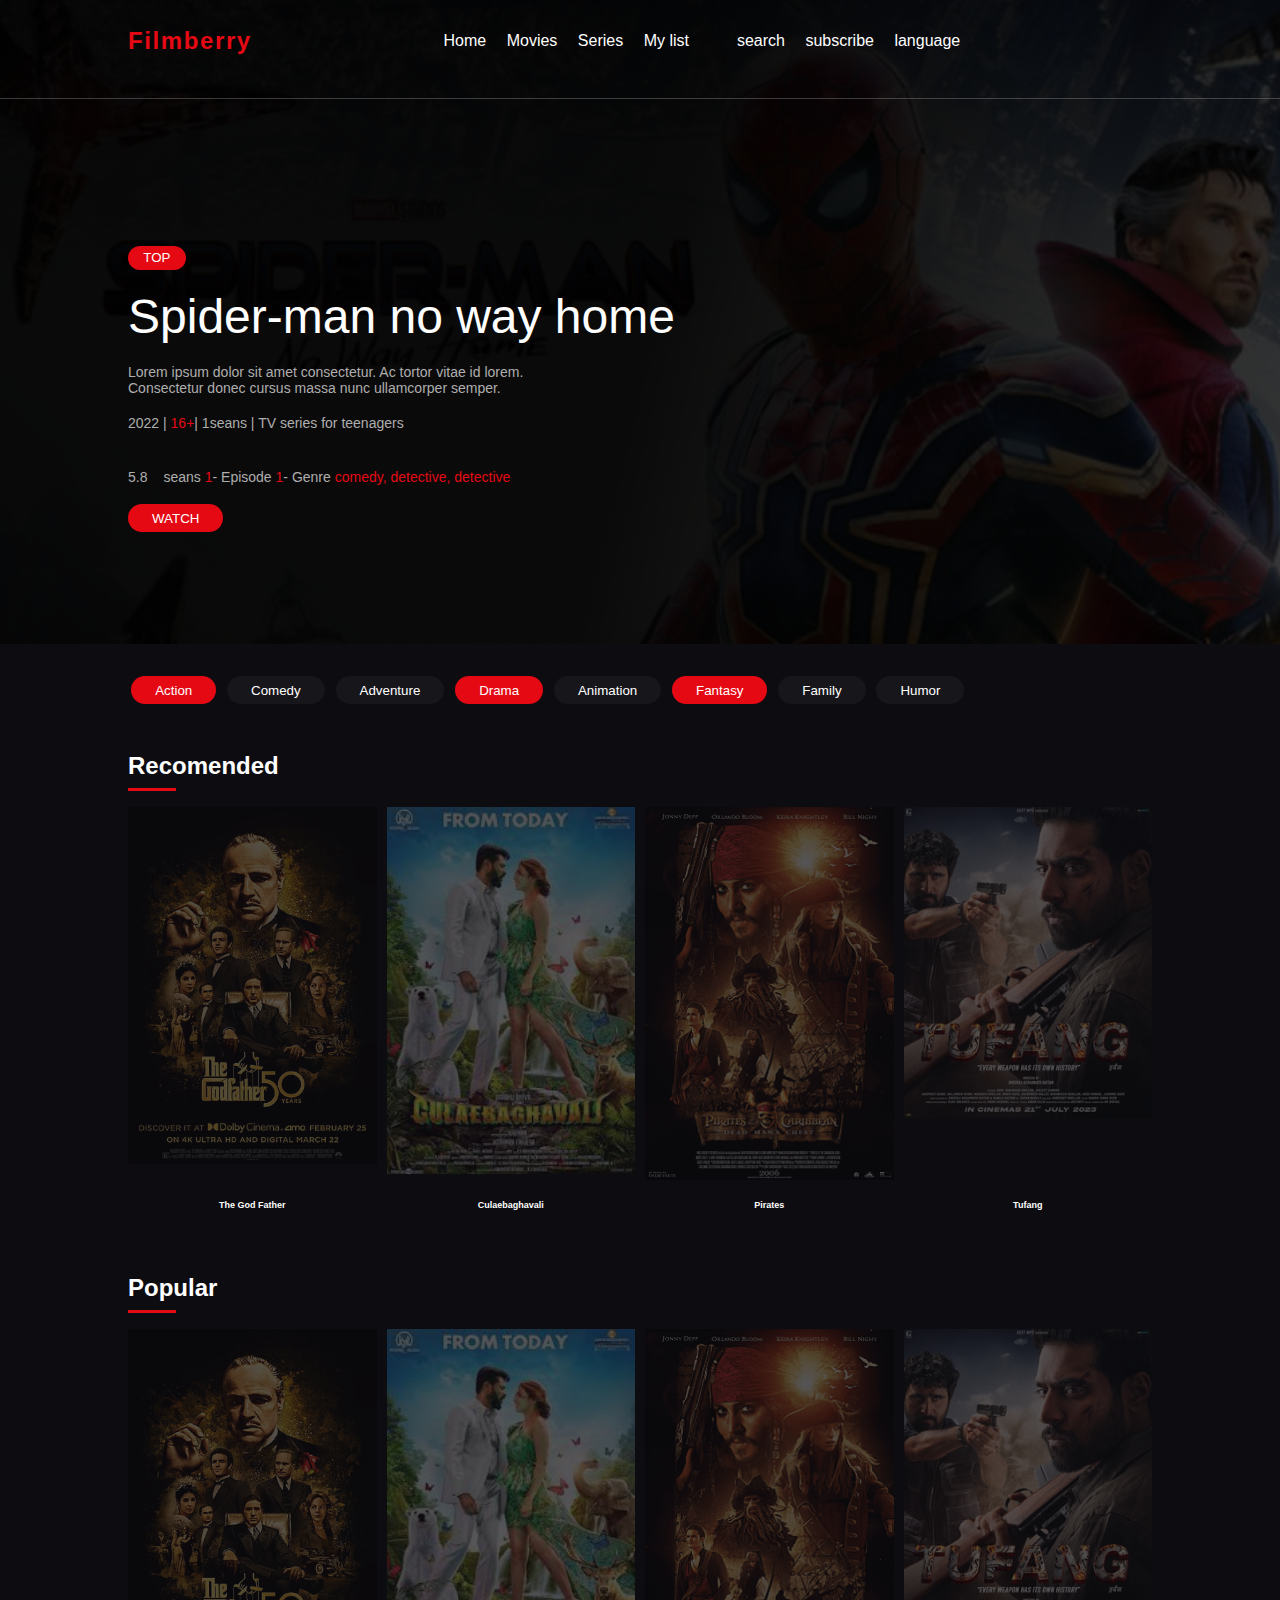
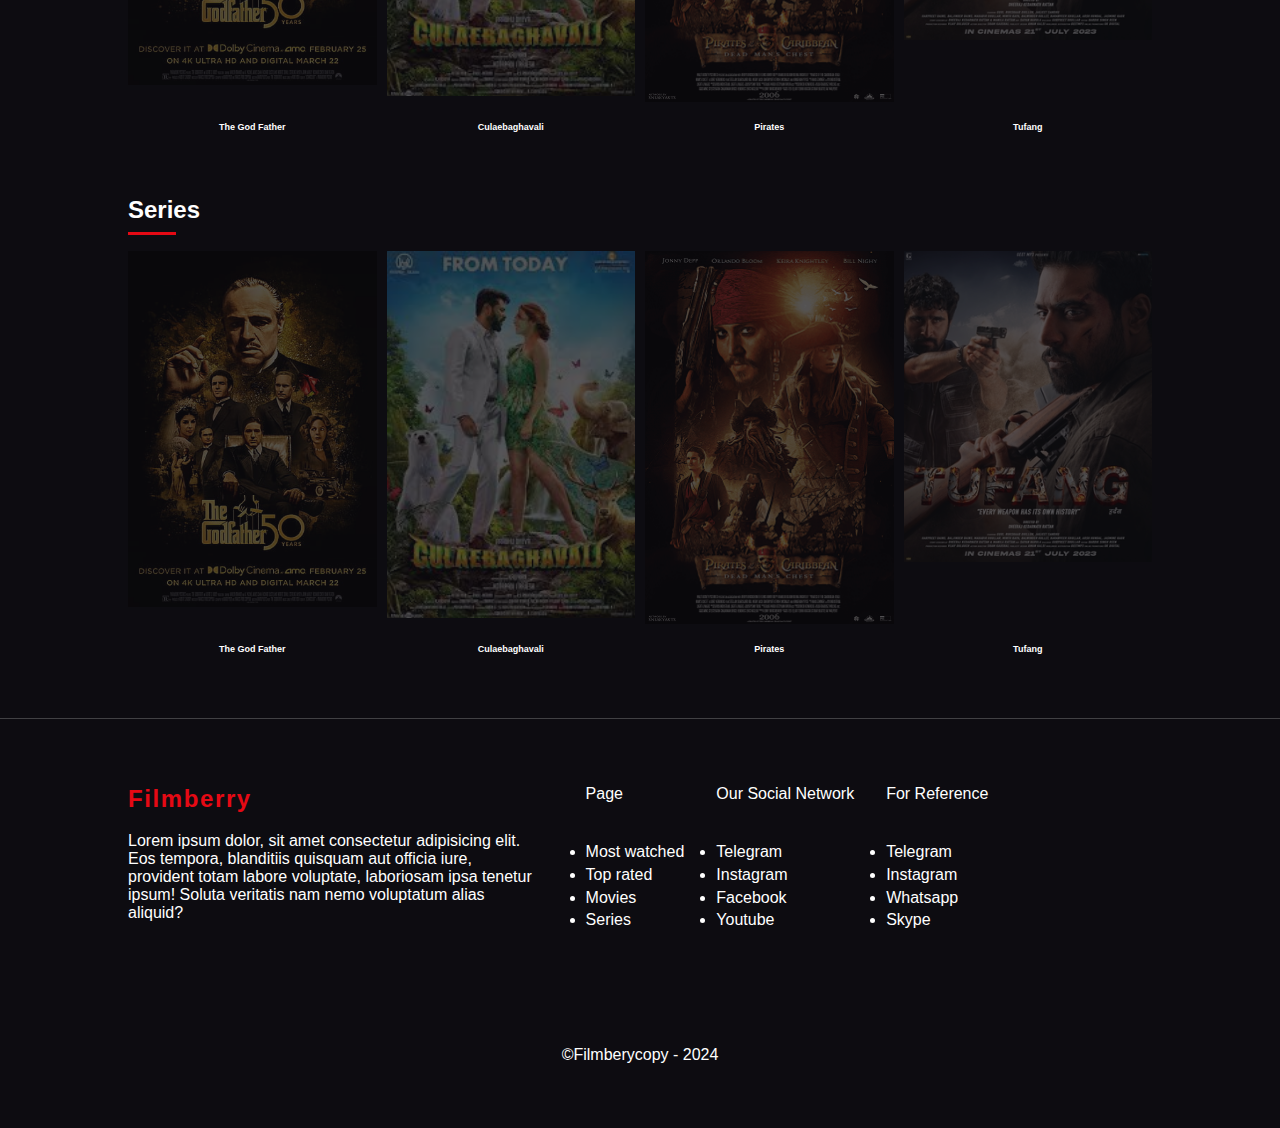
<file: index.html>
<!DOCTYPE html>
<html lang="en">
<head>
    <meta charset="UTF-8">
    <meta name="viewport" content="width=device-width, initial-scale=1.0">
    <title>redberry</title>
    <link rel="stylesheet" href="/assets/styles/style.css">
    <link rel="stylesheet" href="/assets/styles/responsive.css">
</head>
<body>
    
    <!-- main content -->
    <main>
        <header>
            <div class="brand">
                <p class="brand-logo">Filmberry</p>
            </div>

            <div class="menu-bar">
                <nav class="header-nav">
                    <a href="#" class="navlink">Home</a>
                    <a href="#" class="navlink">Movies</a>
                    <a href="#" class="navlink">Series</a>
                    <a href="#" class="navlink">My list</a>
                </nav>

                <div class="header-icons">
                    <a class="icon" href="#">search</a>
                    <a class="icon" href="#">subscribe</a>
                    <a class="icon" href="#">language</a>
                </div>
            </div>

            <div class="harmbuger-menu">
                <div class="bar"></div>
                <div class="bar"></div>
                <div class="bar"></div>
            </div>


        </header>
        <hr>
  
        <section class="section-1">
                <div class="main-content">
                    <h5 class="btn">top</h5>
                    <h1 class="hero-title">Spider-man no way home</h1>
                    <p class="hero-text">Lorem ipsum dolor sit amet consectetur. Ac tortor vitae id lorem. Consectetur donec cursus massa nunc ullamcorper semper.</p>
        
                    <p>2022 | <span>16+</span>| 1seans | TV series for teenagers</p>
        
                    <div class="rating-container">
                        <p class="rating" >5.8</p>
        
                        <p>seans <span>1</span>- Episode <span>1</span>- Genre <span>comedy, detective, detective</span></p>
                    </div>
        
                    <button class="btn">Watch</button>
        
                </div>
        </section>
    </main>
    <!-- end of main content -->

    <!-- select movies -->
    <section class="section-2">
        <div class="genre">
            <button class="btn" onclick="changeColor" >action</button>
            <button class="btn deselect-btn" onclick="changeColor" >comedy</button>
            <button class="btn deselect-btn" onclick="changeColor" >adventure</button>
            <button class="btn" onclick="changeColor" >drama</button>
            <button class="btn deselect-btn" onclick="changeColor" >animation</button>
            <button class="btn" onclick="myFunction" >fantasy</button>
            <button class="btn deselect-btn" onclick="changeColor" >family</button>
            <button class="btn deselect-btn" onclick="changeColor" >humor</button>
        </div>

        <h2 class="title">Recomended</h2>
        <hr class="underline">
        <div class="cards">
            <div class="card">
                <div class="card-image">
                    <a href="godfather.html">
                        <img src="/assets/images/movies/desktop-wallpaper-the-godfather-50th-anniversary-movie-poster-the-godfather-movie-poster-thumbnail.jpg" alt="" srcset="">
                    </a>
                </div>
                <div class="card-title">
                    <h2 class="movie-title">The God Father</h2>
                </div>
            </div>
            <div class="card">
                <div class="card-image">
                    <a href="_">
                        <img src="/assets/images/movies/images (2).jpeg" alt="" srcset="">
                    </a>
                </div>
                <div class="card-title">
                    <h2 class="movie-title">Culaebaghavali</h2>
                </div>
            </div>
            <div class="card">
                <div class="card-image">
                    <img src="/assets/images/movies/pirates-movies9.png" alt="" srcset="">
                </div>
                <div class="card-title">
                    <h2 class="movie-title">Pirates</h2>
                </div>
            </div>
            <div class="card">
                <div class="card-image">
                    <img src="/assets/images/movies/Tufang_movie_official_poster.jpg" alt="" srcset="">
                </div>
                <div class="card-title">
                    <h2 class="movie-title">Tufang</h2>
                </div>
            </div>
        </div>
        <h2 class="title">Popular</h2>
        <hr class="underline">
        <div class="cards">
            <div class="card">
                <div class="card-image">
                    <img src="/assets/images/movies/desktop-wallpaper-the-godfather-50th-anniversary-movie-poster-the-godfather-movie-poster-thumbnail.jpg" alt="" srcset="">
                </div>
                <div class="card-title">
                    <h2 class="movie-title">The God Father</h2>
                </div>
            </div>
            <div class="card">
                <div class="card-image">
                    <img src="/assets/images/movies/images (2).jpeg" alt="" srcset="">
                </div>
                <div class="card-title">
                    <h2 class="movie-title">Culaebaghavali</h2>
                </div>
            </div>
            <div class="card">
                <div class="card-image">
                    <img src="/assets/images/movies/pirates-movies9.png" alt="" srcset="">
                </div>
                <div class="card-title">
                    <h2 class="movie-title">Pirates</h2>
                </div>
            </div>
            <div class="card">
                <div class="card-image">
                    <img src="/assets/images/movies/Tufang_movie_official_poster.jpg" alt="" srcset="">
                </div>
                <div class="card-title">
                    <h2 class="movie-title">Tufang</h2>
                </div>
            </div>
        </div>
        <h2 class="title">Series</h2>
        <hr class="underline">
        <div class="cards">
            <div class="card">
                <div class="card-image">
                    <img src="/assets/images/movies/desktop-wallpaper-the-godfather-50th-anniversary-movie-poster-the-godfather-movie-poster-thumbnail.jpg" alt="" srcset="">
                </div>
                <div class="card-title">
                    <h2 class="movie-title">The God Father</h2>
                </div>
            </div>
            <div class="card">
                <div class="card-image">
                    <img src="/assets/images/movies/images (2).jpeg" alt="" srcset="">
                </div>
                <div class="card-title">
                    <h2 class="movie-title">Culaebaghavali</h2>
                </div>
            </div>
            <div class="card">
                <div class="card-image">
                    <img src="/assets/images/movies/pirates-movies9.png" alt="" srcset="">
                </div>
                <div class="card-title">
                    <h2 class="movie-title">Pirates</h2>
                </div>
            </div>
            <div class="card">
                <div class="card-image">
                    <img src="/assets/images/movies/Tufang_movie_official_poster.jpg" alt="" srcset="">
                </div>
                <div class="card-title">
                    <h2 class="movie-title">Tufang</h2>
                </div>
            </div>
        </div>

    </section>
    <!-- end select movies -->

    <hr>
    <!-- footer starts here  -->
    <footer>
        <div class="about">
            <div class="brand">
                <p class="brand-logo">Filmberry</p>
            </div>

            <div class="about-content">
                <p>Lorem ipsum dolor, sit amet consectetur adipisicing elit. Eos tempora, blanditiis quisquam aut officia iure, provident totam labore voluptate, laboriosam ipsa tenetur ipsum! Soluta veritatis nam nemo voluptatum alias aliquid?</p>
            </div>
        </div>

        <nav class="footer-nav">
            <div class="nav-content">
                <div class="nav-title"> Page</div>
                <ul class="footer-navlist">
                    <li class="navlist-item"><a class="navlink" href="">Most watched</a></li>
                    <li class="navlist-item"><a class="navlink" href="">Top rated</a></li>
                    <li class="navlist-item"><a class="navlink" href="">Movies</a></li>
                    <li class="navlist-item"><a class="navlink" href="">Series</a></li>
                </ul>
            </div>
            <div class="nav-content">
                <div class="nav-title"> Our Social Network</div>
                <ul class="footer-navlist">
                    <li class="navlist-item"><a class="navlink" href="">Telegram</a></li>
                    <li class="navlist-item"><a class="navlink" href="">Instagram</a></li>
                    <li class="navlist-item"><a class="navlink" href="">Facebook</a></li>
                    <li class="navlist-item"><a class="navlink" href="">Youtube</a></li>
                </ul>
            </div>
            <div class="nav-content">
                <div class="nav-title">For Reference</div>
                <ul class="footer-navlist">
                    <li class="navlist-item"><a class="navlink" href="">Telegram</a></li>
                    <li class="navlist-item"><a class="navlink" href="">Instagram</a></li>
                    <li class="navlist-item"><a class="navlink" href="">Whatsapp</a></li>
                    <li class="navlist-item"><a class="navlink" href="">Skype</a></li>
                </ul>
            </div>
        </nav>

    </footer>
    <!-- footer ends here  -->

    <div class="copyright">        
        &copy;Filmberycopy - 2024
    </div>

    <script src="/assets/jscript/jquery-3.6.3.min.js"></script>
    <script src="/assets/jscript/bootstrap.min.js">
        function changeColor(){
            var color = ["green", "white", "#e50914"]
            .css("background-color", selectedColor);
        }
    </script>
    
</body>
</html>
</file>
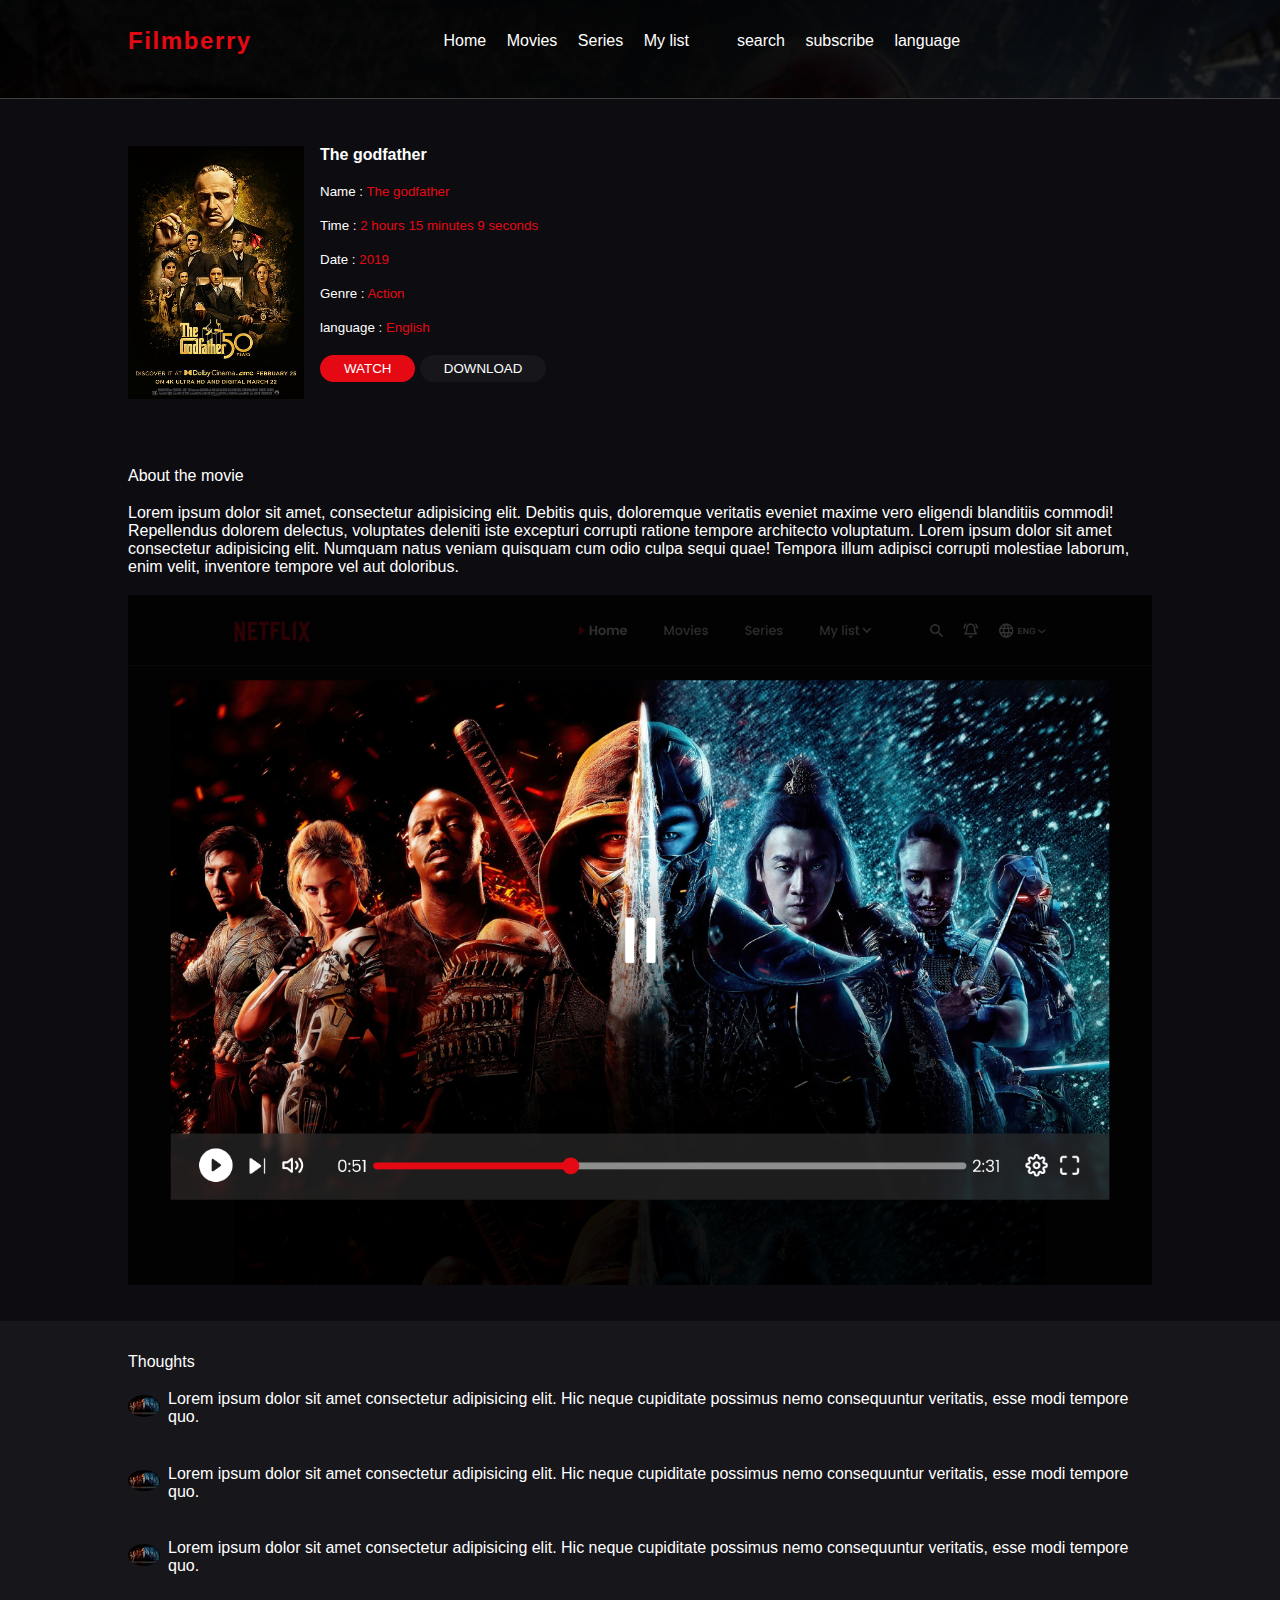
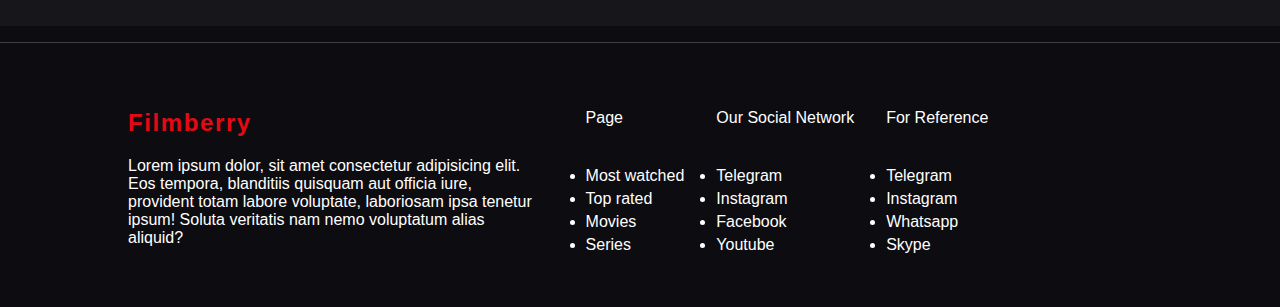
<file: godfather.html>
<!DOCTYPE html>
<html lang="en">
<head>
    <meta charset="UTF-8">
    <meta name="viewport" content="width=device-width, initial-scale=1.0">
    <title>The godfather</title>
    <link rel="stylesheet" href="/assets/styles/style.css">
    <link rel="stylesheet" href="/assets/styles/responsive.css">
</head>
<body>

        <!-- main content -->
        <main>
            <header>
                <div class="brand">
                    <p class="brand-logo">Filmberry</p>
                </div>
    
                <div class="menu-bar">
                    <nav class="header-nav">
                        <a href="/index.html" class="navlink">Home</a>
                        <a href="#" class="navlink">Movies</a>
                        <a href="#" class="navlink">Series</a>
                        <a href="#" class="navlink">My list</a>
                    </nav>
    
                    <div class="header-icons">
                        <a class="icon" href="#">search</a>
                        <a class="icon" href="#">subscribe</a>
                        <a class="icon" href="#">language</a>
                    </div>
                </div>
    
                <div class="harmbuger-menu">
                    <div class="bar"></div>
                    <div class="bar"></div>
                    <div class="bar"></div>
                </div>
    
    
            </header>
            <hr>

        </main>
      
            <section class="section-1">
                <div class="movie">
                    <div class="movie-img">
                        <img src="/assets/images/movies/desktop-wallpaper-the-godfather-50th-anniversary-movie-poster-the-godfather-movie-poster-thumbnail.jpg" alt="" srcset="">

                    </div>

                    <div class="movie-details">
                        <div class="movie-title">
                            <h1 id="movie-title">The godfather</h1>
                        </div>
                        
                        <div class="details">
                            <p>Name : <span>The godfather</span></p>
                            <p>Time : <span>2 hours 15 minutes 9 seconds</span></p>
                            <p>Date : <span>2019</span></p>
                            <p>Genre : <span>Action</span></p>
                            <p>language : <span>English</span></p>
                        </div>

                        <div class="btn-container">
                            <button class="btn">Watch</button>
                            <button class="btn deselect-btn">Download</button>
                        </div>

                    </div>
                </div>
            </section>

            <section class="about-movie">
                <div class="title">About the movie</div>
                <div class="content">
                    <p>
                        Lorem ipsum dolor sit amet, consectetur adipisicing elit. Debitis quis, doloremque veritatis eveniet maxime vero eligendi blanditiis commodi! Repellendus dolorem delectus, voluptates deleniti iste excepturi corrupti ratione tempore architecto voluptatum.
                        Lorem ipsum dolor sit amet consectetur adipisicing elit. Numquam natus veniam quisquam cum odio culpa sequi quae! Tempora illum adipisci corrupti molestiae laborum, enim velit, inventore tempore vel aut doloribus.
                    </p>
                </div>
                <div class="movie-thumbnail">
                    <img src="assets/images/thumbnail/full width.jpg" alt="" srcset="">
                </div>
            </section>

            <section class="thoughts">
                <div class="title">Thoughts</div>
                <div class="content">

                    <div class="feedback">
                        <div class="profile">
                            <img src="/assets/images/people/full width.jpg" alt="" srcset="">
                        </div>
    
                        <div class="comment">
                            <p>
                              Lorem ipsum dolor sit amet consectetur adipisicing elit. Hic neque cupiditate possimus nemo consequuntur veritatis, esse modi tempore quo.
                            </p>
                        </div>
                    </div>

                </div>
                <div class="content">

                    <div class="feedback">
                        <div class="profile">
                            <img src="/assets/images/people/full width.jpg" alt="" srcset="">
                        </div>
    
                        <div class="comment">
                            <p>
                              Lorem ipsum dolor sit amet consectetur adipisicing elit. Hic neque cupiditate possimus nemo consequuntur veritatis, esse modi tempore quo.
                            </p>
                        </div>
                    </div>

                </div>
                <div class="content">

                    <div class="feedback">
                        <div class="profile">
                            <img src="/assets/images/people/full width.jpg" alt="" srcset="">
                        </div>
    
                        <div class="comment">
                            <p>
                              Lorem ipsum dolor sit amet consectetur adipisicing elit. Hic neque cupiditate possimus nemo consequuntur veritatis, esse modi tempore quo.
                            </p>
                        </div>
                    </div>

                </div>
            </section>
        
        <!-- end of main content -->

        <hr>
        <!-- footer starts here  -->
        <footer>
            <div class="about">
                <div class="brand">
                    <p class="brand-logo">Filmberry</p>
                </div>
    
                <div class="about-content">
                    <p>Lorem ipsum dolor, sit amet consectetur adipisicing elit. Eos tempora, blanditiis quisquam aut officia iure, provident totam labore voluptate, laboriosam ipsa tenetur ipsum! Soluta veritatis nam nemo voluptatum alias aliquid?</p>
                </div>
            </div>
    
            <nav class="footer-nav">
                <div class="nav-content">
                    <div class="nav-title"> Page</div>
                    <ul class="footer-navlist">
                        <li class="navlist-item"><a class="navlink" href="">Most watched</a></li>
                        <li class="navlist-item"><a class="navlink" href="">Top rated</a></li>
                        <li class="navlist-item"><a class="navlink" href="">Movies</a></li>
                        <li class="navlist-item"><a class="navlink" href="">Series</a></li>
                    </ul>
                </div>
                <div class="nav-content">
                    <div class="nav-title"> Our Social Network</div>
                    <ul class="footer-navlist">
                        <li class="navlist-item"><a class="navlink" href="">Telegram</a></li>
                        <li class="navlist-item"><a class="navlink" href="">Instagram</a></li>
                        <li class="navlist-item"><a class="navlink" href="">Facebook</a></li>
                        <li class="navlist-item"><a class="navlink" href="">Youtube</a></li>
                    </ul>
                </div>
                <div class="nav-content">
                    <div class="nav-title">For Reference</div>
                    <ul class="footer-navlist">
                        <li class="navlist-item"><a class="navlink" href="">Telegram</a></li>
                        <li class="navlist-item"><a class="navlink" href="">Instagram</a></li>
                        <li class="navlist-item"><a class="navlink" href="">Whatsapp</a></li>
                        <li class="navlist-item"><a class="navlink" href="">Skype</a></li>
                    </ul>
                </div>
            </nav>
    
        </footer>
        <!-- footer ends here  -->
    
</body>
</html>
</file>
<file: assets/styles/style.css>
*{
    margin      : 0;
    padding     : 0;
    font-family : Verdana, Geneva, Tahoma, sans-serif;
}

:root{
    --background-color  : #0d0c11;
    --brand-color       : #e50914;
    --color-            : #ffff;
    --fade-background   : #17161b;

}

body{
    background-color: var(--background-color);
}

span{
    color: var(--brand-color);
}

hr{
    height: .1px;
    border: none;
    background-color: #afaeae53;
    margin: 1rem 0;
}

hr.underline{
    margin-top: -2.5rem;
    margin-bottom: 1rem;
    height: .2rem;
    width: 3rem;
    background-color: var(--brand-color );
}

h5{
    text-transform: uppercase;
    font-weight: 200;
    width: 3rem;
    padding: .3rem;
    text-align: center;
    border-radius: 2rem;

}

button{
    text-transform: uppercase;
    padding: .4rem 1.5rem;
    border: none;
    border-radius: 2rem;
}

.btn{
    background-color: var(--brand-color);
    color: var(--color-);
}

button:hover{
    background-color: var(--brand-color);
    transition: 2s;
}

.deselect-btn{
    background-color: var(--fade-background);
}



/* main section starts here */
section{
    padding             : 2rem 8rem;
    color               : var(--color-);
}

main{
    background-image    : url(/assets/images/backdrop/download\ 1.png);
}

.main-content{
    padding: 5rem 0;
}

h5,h1,p{
    margin: 1.2rem 0;
}

.main-content p{
    font-size       : 14px;
    font-weight     : 100;
    color           : #afaeae;
}


/* header starts here */

header{
    padding         : .5rem 8rem;
    display         : flex;
    justify-content : space-between ;
}


.brand-logo{
    font-weight     : 800;
    font-size       : 1.5rem;
    letter-spacing  : .1rem;
    color           : var(--brand-color);
}

.menu-bar{
    display: flex;
}


.header-nav,  .header-icons{
    margin: auto 1rem;
}

.header-nav a, .header-icons a{
    margin          : 0 .5rem;
    color           : var(--color-);
    text-decoration : none;
}

.header-nav a:hover, .header-icons a:hover{
    color       : var(--brand-color);
    transition  : 1s;
}

/* header ends here */
/* main-content starts here */

.hero-title{
    font-size       : 3rem;
    font-weight     : 400;
}

.hero-text{
    width: 424px;
}
.rating-container{
    display : flex;
    gap     : 1rem;
}
/* main-content ends here */

/* section 2 starts here */
.section-2{
    background-color: var(--background-color);
}

.genre .btn{
    text-transform: capitalize;
    margin: 0 .2rem;
}

h2.title{
    padding: 3rem 0;
}

.cards{
    display: flex;
    gap: 10px;
}

.card{
    width: 300px;
    display: flex;
    flex-direction: column;
    justify-content: space-between;

}


.card-image img{
    opacity: .3;
    width: 100%;
}

.card-image img:hover{
    opacity             : 5;
    transition-duration : 1s;
}

.card-title{
    width: auto;
    margin: 1rem auto;
    text-align: center;
}

.movie-title{
    font-size: 9px;

}
/* section 2 ends here */

/* footer starts here */
footer{
    background-color    : var(--background-color);
    color               : var(--color-);
    padding             : 2rem 8rem;
    display             : flex;
    /* justify-content: space-between; */
    gap: 2rem;
}

.about{
    width: 40%;
}

.footer-nav{
    display : flex;
    justify-content: space-between;
}

.nav-title{
    margin: 1.2rem 0;
}
.footer-navlist{
    padding: 1rem 0;
}

.navlist-item{
    margin: .3rem 0;
}

.nav-content{
    margin: 0 1rem;
}


.navlink{
    text-decoration : none;
    color           : var(--color-);
}

.navlink:hover{
    color               : var(--brand-color);
    transition-duration : .8s;
}
/* footer ends here */

/* copyright */
.copyright{
    color           : var(--color-);
    text-align      : center;
    padding         : 4rem 0;
}


/* the godfather page starts here */

.movie{
    display: flex;
    gap: 1rem;
}

.movie-img img{
    width: 11rem;

}

#movie-title{
    margin: 0;
    font-size: 1rem;
}

.details{
    font-size: smaller;
}


.movie-thumbnail img{
    width: 100%;
}

/* thoughts */
.thoughts{
    background-color: var(--fade-background);
}

.feedback{
    display: flex;
    gap: .5rem;
}

.profile{
    width: 2rem;
    margin: auto 0;
}

.profile img{
    margin: auto 0px;
    width: 2rem;
    border-radius: 100%;
}

/* thoughts ends here */

/* the godfather ends here */
</file>
<file: assets/styles/responsive.css>
@media screen and (max-width: 500px) {
    
    header,section, footer, .main-content{
       padding: 2rem;
    }

    body{
        font-size: x-small;
    }


    hr{
        height: 2px;
    }

    header{
        flex-direction: row;
    }

    .hero-text{
        width: auto;
    }

    .menu-bar{
        display: none;
    }

    .harmbuger-menu{
        margin: auto 0;
        
        width: 2rem;

    }
    .bar{
        background-color: var(--brand-color);
        height: 2px;
        margin: .3rem;
    }

    .main-content{
        padding: 0;
    }

    .comment{
        font-size: xx-small;
    }
    
    .about{
        width: auto;
        margin: 2rem auto;
        text-align: center;
    }

    .genre .btn{
        margin: .2rem 0;
    }

    footer{
        flex-direction: column;
        font-size: x-small;
    }

    .nav-title{
        font-size: large;
        margin:  0;
    }

    .navlist-item{
        list-style-type: none;
    }

    .footer-nav{
        flex-direction: column;
        text-align: center;

    }




    

}
</file>
